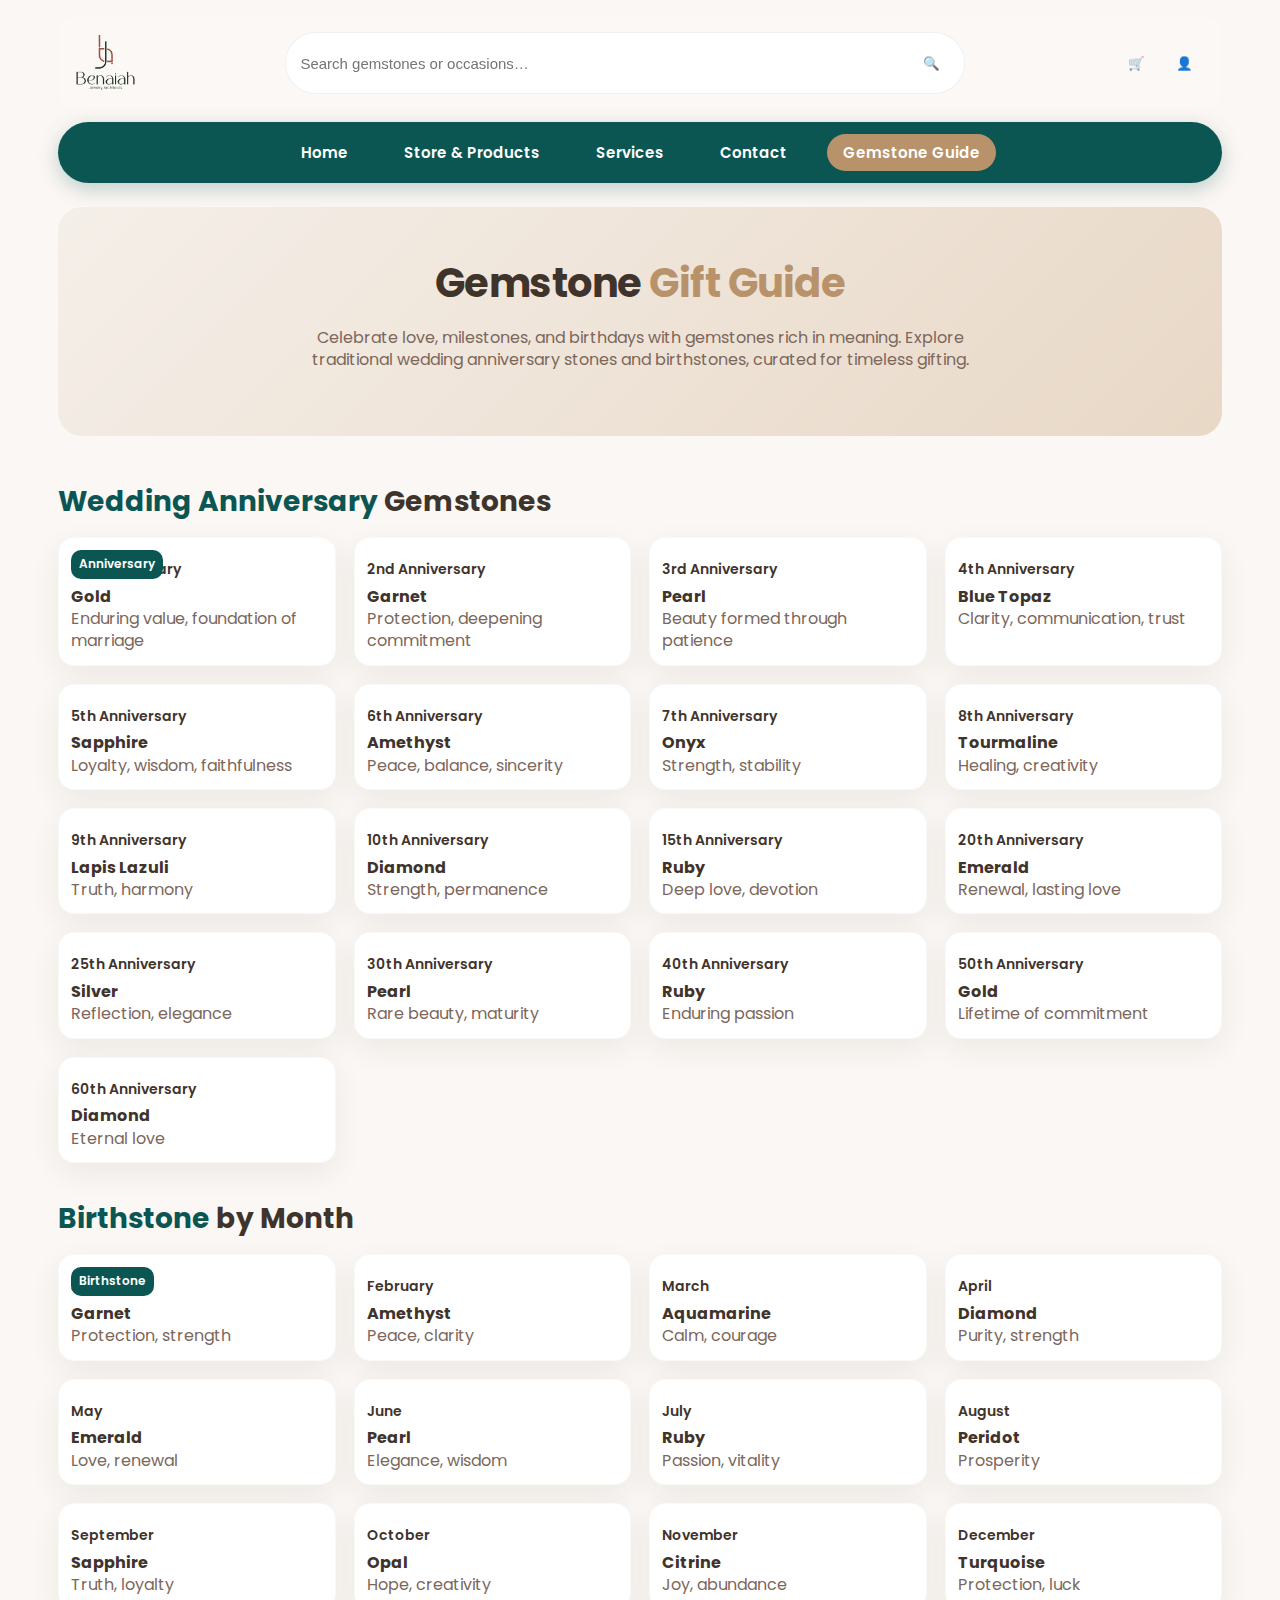
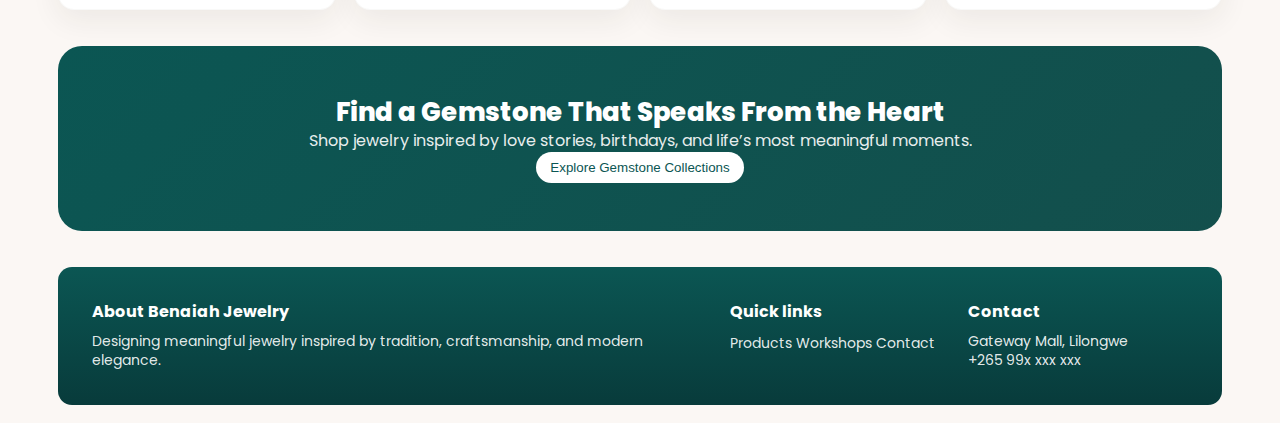
<file: gemstone-guide.html>
<!DOCTYPE html>
<html lang="en">
<head>
  <meta charset="utf-8" />
  <meta name="viewport" content="width=device-width, initial-scale=1" />
  <title>Gemstone Guide — Benaiah Jewelry Architects</title>

  <link href="https://fonts.googleapis.com/css2?family=Poppins:wght@300;400;600;700;800&display=swap" rel="stylesheet">
  <link href="style.css" rel="stylesheet">
</head>
<body>
<style>
  /* --- Gemstone Guide Enhancements --- */
  .gem-hero{
    background:linear-gradient(135deg,#f5efe9,#e8d8c6);
    border-radius:24px;
    padding:48px 24px;
    text-align:center;
    margin-bottom:40px;
  }
  .gem-hero h1{font-size:40px;letter-spacing:-0.5px}
  .gem-hero span{color:var(--accent-gold)}

  .gem-grid .card{
    position:relative;
    overflow:hidden;
    transition:transform .35s ease, box-shadow .35s ease;
  }
  .gem-grid .card::before{
    content:"";
    position:absolute;
    inset:0;
    background:linear-gradient(120deg,rgba(184,146,106,.15),rgba(11,86,83,.15));
    opacity:0;
    transition:.35s ease;
  }
  .gem-grid .card:hover::before{opacity:1}
  .gem-grid .card:hover{
    transform:translateY(-8px);
    box-shadow:0 20px 40px rgba(0,0,0,.12)
  }

  .badge{
    display:inline-block;
    padding:6px 14px;
    border-radius:999px;
    font-size:12px;
    font-weight:600;
    margin-bottom:8px;
    background:linear-gradient(135deg,var(--accent-gold),#e7c89b);
    color:#fff;
  }

  .section-head h2{
    font-size:28px;
  }

  .cta-box{
    background:linear-gradient(135deg,#0b5653,#134f4c);
    color:#fff;
    border-radius:24px;
    padding:48px 24px;
  }
  .cta-box .viewall{background:#fff;color:#0b5653}
  
  /* gemstone color accents */
  .gem-gold{border-top:4px solid #d4af37}
  .gem-garnet{border-top:4px solid #7b1e2b}
  .gem-pearl{border-top:4px solid #eae6df}
  .gem-topaz{border-top:4px solid #4fa3d1}
  .gem-sapphire{border-top:4px solid #1f4fd8}
  .gem-amethyst{border-top:4px solid #8e44ad}
  .gem-onyx{border-top:4px solid #111}
  .gem-tourmaline{border-top:4px solid #2ecc71}
  .gem-lapis{border-top:4px solid #1a3d7c}
  .gem-diamond{border-top:4px solid #cfd8dc}
  .gem-ruby{border-top:4px solid #b11226}
  .gem-emerald{border-top:4px solid #2e8b57}
  .gem-silver{border-top:4px solid #bfc3c7}
  .gem-citrine{border-top:4px solid #f4c430}
  .gem-opal{border-top:4px solid #ffb7c5}
  .gem-peridot{border-top:4px solid #9acd32}
  .gem-turquoise{border-top:4px solid #30d5c8}
</style>

<div class="container">

  <!-- HEADER -->
  <header class="site-header" role="banner">
    <div class="logo">
      <a href="index.html"><img src="img/Benaiah Jewelry Architects 2.png" alt="Benaiah Jewelry"></a>
    </div>

    <div class="search" role="search">
      <input type="search" placeholder="Search gemstones or occasions…">
      <button class="icon-btn">🔍</button>
    </div>

    <div class="header-actions">
      <button class="icon-btn">🛒</button>
      <button class="icon-btn">👤</button>
    </div>
  </header>

  <!-- NAV -->
  <nav class="main-nav">
    <a href="index.html">Home</a>
    <a href="stores.html">Store & Products</a>
    <a href="index.html#services">Services</a>
    <a href="index.html#contact">Contact</a>
    <a href="gemstone-guide.html" class="active">Gemstone Guide</a>
  </nav>

  <!-- PAGE INTRO -->
<section class="gem-hero">
  <h1>Gemstone <span>Gift Guide</span></h1>
  <p class="muted" style="max-width:720px;margin:16px auto;font-size:16px">
    Celebrate love, milestones, and birthdays with gemstones rich in meaning. Explore traditional wedding anniversary stones and birthstones, curated for timeless gifting.
  </p>
</section>

  <!-- ANNIVERSARY GUIDE -->
  <section class="section">
    <div class="section-head">
      <h2><span style="color:var(--accent-deep)">Wedding Anniversary</span> Gemstones</h2>
    </div>

    <div class="products gem-grid" style="grid-template-columns:repeat(auto-fit,minmax(220px,1fr))">
      
      <div class="card"><span class="badge">Anniversary</span><div class="title">1st Anniversary</div><p><strong>Gold</strong></p><p class="muted">Enduring value, foundation of marriage</p></div>
      <div class="card"><div class="title">2nd Anniversary</div><p><strong>Garnet</strong></p><p class="muted">Protection, deepening commitment</p></div>
      <div class="card"><div class="title">3rd Anniversary</div><p><strong>Pearl</strong></p><p class="muted">Beauty formed through patience</p></div>
      <div class="card"><div class="title">4th Anniversary</div><p><strong>Blue Topaz</strong></p><p class="muted">Clarity, communication, trust</p></div>
      <div class="card"><div class="title">5th Anniversary</div><p><strong>Sapphire</strong></p><p class="muted">Loyalty, wisdom, faithfulness</p></div>
      <div class="card"><div class="title">6th Anniversary</div><p><strong>Amethyst</strong></p><p class="muted">Peace, balance, sincerity</p></div>
      <div class="card"><div class="title">7th Anniversary</div><p><strong>Onyx</strong></p><p class="muted">Strength, stability</p></div>
      <div class="card"><div class="title">8th Anniversary</div><p><strong>Tourmaline</strong></p><p class="muted">Healing, creativity</p></div>
      <div class="card"><div class="title">9th Anniversary</div><p><strong>Lapis Lazuli</strong></p><p class="muted">Truth, harmony</p></div>
      <div class="card"><div class="title">10th Anniversary</div><p><strong>Diamond</strong></p><p class="muted">Strength, permanence</p></div>
      <div class="card"><div class="title">15th Anniversary</div><p><strong>Ruby</strong></p><p class="muted">Deep love, devotion</p></div>
      <div class="card"><div class="title">20th Anniversary</div><p><strong>Emerald</strong></p><p class="muted">Renewal, lasting love</p></div>
      <div class="card"><div class="title">25th Anniversary</div><p><strong>Silver</strong></p><p class="muted">Reflection, elegance</p></div>
      <div class="card"><div class="title">30th Anniversary</div><p><strong>Pearl</strong></p><p class="muted">Rare beauty, maturity</p></div>
      <div class="card"><div class="title">40th Anniversary</div><p><strong>Ruby</strong></p><p class="muted">Enduring passion</p></div>
      <div class="card"><div class="title">50th Anniversary</div><p><strong>Gold</strong></p><p class="muted">Lifetime of commitment</p></div>
      <div class="card"><div class="title">60th Anniversary</div><p><strong>Diamond</strong></p><p class="muted">Eternal love</p></div>

    </div>
  </section>

  <!-- BIRTHSTONE GUIDE -->
  <section class="section">
    <div class="section-head">
      <h2><span style="color:var(--accent-deep)">Birthstone</span> by Month</h2>
    </div>

    <div class="products gem-grid" style="grid-template-columns:repeat(auto-fit,minmax(220px,1fr))">
      <div class="card"><span class="badge">Birthstone</span><div class="title">January</div><p><strong>Garnet</strong></p><p class="muted">Protection, strength</p></div>
      <div class="card"><div class="title">February</div><p><strong>Amethyst</strong></p><p class="muted">Peace, clarity</p></div>
      <div class="card"><div class="title">March</div><p><strong>Aquamarine</strong></p><p class="muted">Calm, courage</p></div>
      <div class="card"><div class="title">April</div><p><strong>Diamond</strong></p><p class="muted">Purity, strength</p></div>
      <div class="card"><div class="title">May</div><p><strong>Emerald</strong></p><p class="muted">Love, renewal</p></div>
      <div class="card"><div class="title">June</div><p><strong>Pearl</strong></p><p class="muted">Elegance, wisdom</p></div>
      <div class="card"><div class="title">July</div><p><strong>Ruby</strong></p><p class="muted">Passion, vitality</p></div>
      <div class="card"><div class="title">August</div><p><strong>Peridot</strong></p><p class="muted">Prosperity</p></div>
      <div class="card"><div class="title">September</div><p><strong>Sapphire</strong></p><p class="muted">Truth, loyalty</p></div>
      <div class="card"><div class="title">October</div><p><strong>Opal</strong></p><p class="muted">Hope, creativity</p></div>
      <div class="card"><div class="title">November</div><p><strong>Citrine</strong></p><p class="muted">Joy, abundance</p></div>
      <div class="card"><div class="title">December</div><p><strong>Turquoise</strong></p><p class="muted">Protection, luck</p></div>
    </div>
  </section>

  <!-- CTA -->
<section class="section center">
  <div class="cta-box">
    <h3 style="font-weight:800;font-size:26px">Find a Gemstone That Speaks From the Heart</h3>
    <p style="opacity:.9">Shop jewelry inspired by love stories, birthdays, and life’s most meaningful moments.</p>
    <button class="viewall" onclick="location.href='stores.html'">Explore Gemstone Collections</button>
  </div>
</section>

  <!-- FOOTER -->
  <footer>
    <div class="ft-grid">
      <div>
        <h4>About Benaiah Jewelry</h4>
        <p>Designing meaningful jewelry inspired by tradition, craftsmanship, and modern elegance.</p>
      </div>
      <div>
        <h4>Quick links</h4>
        <a href="stores.html">Products</a>
        <a href="bookings.html">Workshops</a>
        <a href="contact.html">Contact</a>
      </div>
      <div>
        <h4>Contact</h4>
        <p class="muted">Gateway Mall, Lilongwe</p>
        <p class="muted">+265 99x xxx xxx</p>
      </div>
    </div>
  </footer>

</div>

</body>
</html>
</file>
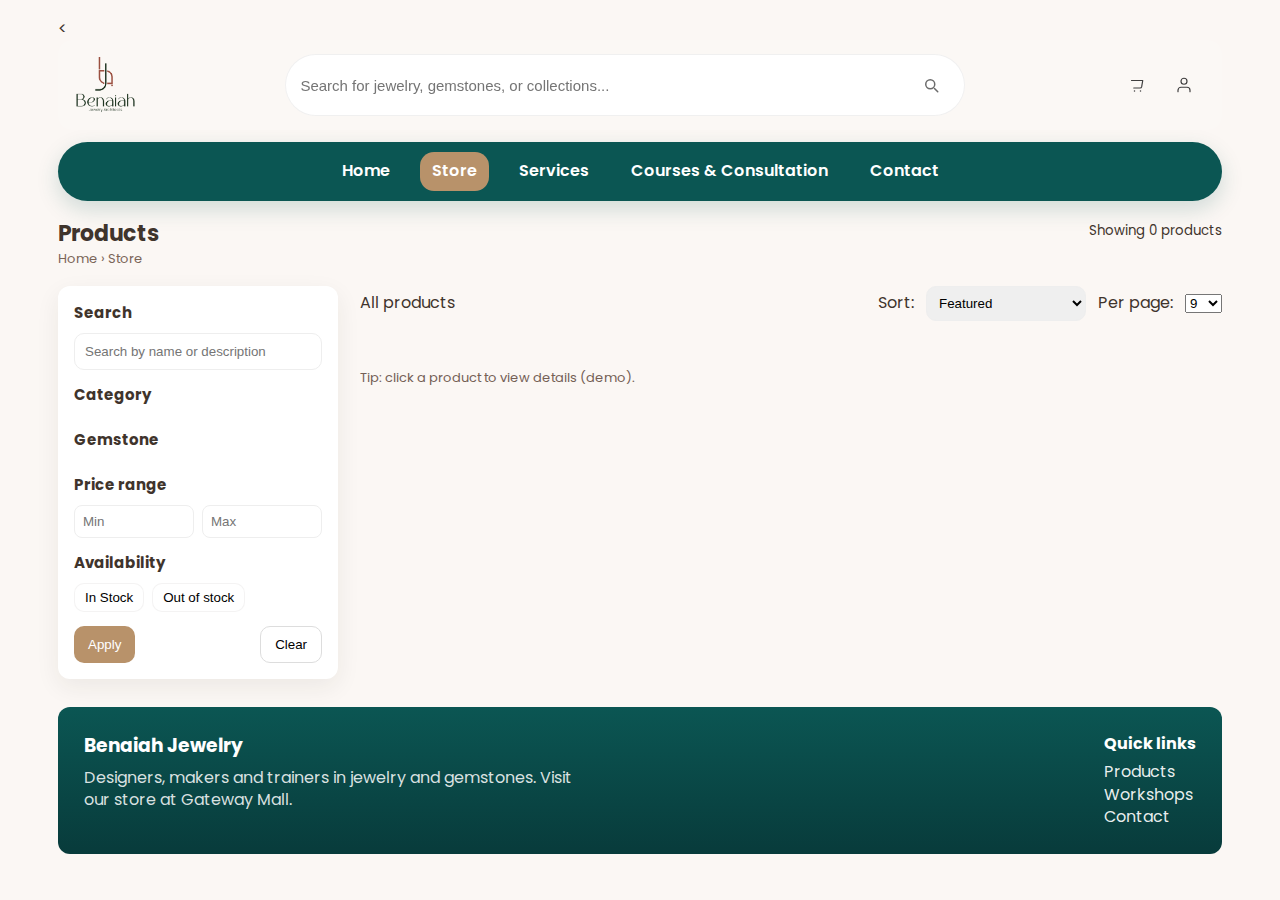
<file: product.html>
<!DOCTYPE html>
<html lang="en">
<head>
<meta charset="utf-8" />
<meta name="viewport" content="width=device-width,initial-scale=1" />
<title>Products — Benaiah Jewelry</title>
<link href="https://fonts.googleapis.com/css2?family=Poppins:wght@300;400;600;700;800&display=swap" rel="stylesheet">

<style>
 :root{
    --bg:#fbf7f4;
    --paper:#fffaf8;
    --accent-gold:#b8926a;
    --accent-deep:#0b5653;
    --muted:#e9dfd3;
    --text:#3f342c;
    --shadow:rgba(46,38,30,0.07);
    --radius-lg:20px;
  }

  *{box-sizing:border-box;margin:0;padding:0}
  html,body{height:100%}
  body{
    font-family:"Poppins",sans-serif;
    background:var(--bg);
    color:var(--text);
    line-height:1.4;
    -webkit-font-smoothing:antialiased;
  }

  .container{max-width:1200px;margin:0 auto;padding:18px}

  /* ===== TRANSPARENT HEADER (sticky) ===== */
  .site-header {
    position:sticky;
    top:0;
    z-index:999;
    display:flex;
    align-items:center;
    justify-content:space-between;
    gap:16px;
    padding:14px 18px;
    background:rgba(255,255,255,0.12); /* slight translucency */
    backdrop-filter: blur(6px);
    border-radius:14px;
    transition:background .25s,box-shadow .25s;
  }
  .site-header.scrolled{
    background:rgba(255,255,255,0.88);
    box-shadow:0 8px 28px rgba(0,0,0,0.08);
  }

  .logo img { height:56px; width:auto; object-fit:contain; display:block }

  /* search */
  .search {
    flex:1;
    display:flex;
    align-items:center;
    gap:10px;
    background:#fff;
    padding:10px 14px;
    border-radius:40px;
    border:1px solid rgba(0,0,0,0.06);
    max-width:680px;
  }
  .search input {
    border:none;outline:none;background:transparent;
    font-size:15px;width:100%;color:#333;
  }
  .icon-btn {
    background:transparent;border:0;padding:8px;border-radius:50%;cursor:pointer;width:40px;height:40px;
    display:inline-flex;align-items:center;justify-content:center;
  }
  .header-actions{display:flex;align-items:center;gap:8px}
/* nav */
.main-nav{display:flex;gap:18px;justify-content:center;margin:14px 0;background:var(--accent-deep);padding:10px;border-radius:40px;color:#fff;box-shadow:0 8px 22px rgba(11,86,83,0.18)}
.main-nav a{color:#fff;text-decoration:none;padding:8px 12px;border-radius:14px;font-weight:600}
.main-nav a.active{background:var(--accent-gold);color:#fff}

/* page header (breadcrumb + title) */
.page-head{display:flex;justify-content:space-between;align-items:flex-start;gap:12px;margin:18px 0}
.page-title{font-size:22px;font-weight:700}
.breadcrumb{color:#7a6558;font-size:13px}

/* layout */
.layout{display:grid;grid-template-columns:280px 1fr;gap:22px;align-items:start}

/* filter panel */
.filters{background:white;border-radius:12px;padding:16px;box-shadow:0 8px 24px var(--shadow)}
.filters h4{margin:0 0 10px;font-size:15px}
.filter-group{margin-bottom:14px}
.filter-group label{display:block;font-size:13px;margin-bottom:8px;color:#6e574b}
.checkbox-row{display:flex;gap:8px;flex-wrap:wrap}
.checkbox-row button{padding:6px 10px;border-radius:10px;border:1px solid rgba(63,52,44,0.06);background:#fff;cursor:pointer}
.range-inputs{display:flex;gap:8px;align-items:center}
.range-inputs input{width:100%;padding:8px;border-radius:8px;border:1px solid #eee}

/* apply/reset */
.filter-actions{display:flex;gap:8px;justify-content:space-between;margin-top:8px}
.btn-apply{background:var(--accent-gold);color:#fff;padding:10px 14px;border-radius:10px;border:0;cursor:pointer}
.btn-clear{background:#fff;border:1px solid #ddd;padding:10px 14px;border-radius:10px;cursor:pointer}

/* product area top controls */
.controls{display:flex;justify-content:space-between;align-items:center;margin-bottom:12px;gap:12px}
.controls .left{display:flex;gap:12px;align-items:center}
.sort-select select{padding:8px;border-radius:10px;border:1px solid #eee}

/* product grid */
.products-grid{display:grid;grid-template-columns:repeat(3,1fr);gap:18px}
.card{background:white;border-radius:12px;padding:12px;box-shadow:0 10px 28px var(--shadow);position:relative;display:flex;flex-direction:column}
.card .imgwrap{height:180px;border-radius:10px;overflow:hidden}
.card img{width:100%;height:100%;object-fit:cover;display:block}
.card .meta{padding-top:10px;flex:1;display:flex;flex-direction:column}
.card .title{font-weight:700;margin-bottom:6px;font-size:14px}
.card .desc{font-size:13px;color:#786455;margin-bottom:8px}
.card .price-row{display:flex;align-items:center;gap:8px;justify-content:space-between}
.price{color:var(--accent-gold);font-weight:800}
.old{color:#bfb3a5;text-decoration:line-through;font-weight:600;font-size:13px}

/* product actions */
.card .actions{display:flex;gap:8px;margin-top:12px}
.btn-outline{padding:8px 10px;border-radius:10px;border:1px solid #ddd;background:#fff;cursor:pointer}
.btn-primary{background:var(--accent-deep);color:#fff;padding:8px 12px;border-radius:10px;border:0;cursor:pointer}

/* pagination */
.pagination{display:flex;gap:8px;justify-content:center;margin-top:18px}
.page-btn{padding:8px 12px;border-radius:8px;border:1px solid #eee;background:#fff;cursor:pointer}
.page-btn.active{background:var(--accent-gold);color:#fff;border-color:var(--accent-gold)}

/* empty state */
.empty{padding:40px;text-align:center;color:#7b675b}

/* responsive */
@media (max-width:1000px){
  .products-grid{grid-template-columns:repeat(2,1fr)}
  .layout{grid-template-columns:220px 1fr}
}
@media (max-width:740px){
  .layout{grid-template-columns:1fr;gap:12px}
  .filters{order:2}
  .products-grid{grid-template-columns:1fr}
  .search{display:none}
  .main-nav{overflow:auto;padding:12px}
  .site-header{padding:12px}
}
</style>
</head>
<body>

<div class="container">

  <<!-- HEADER -->
    <header class="site-header" id="siteHeader" role="banner">
      <div class="logo">
        <a href="index.html"><img src="img/Benaiah Jewelry Architects 2.png" alt="Benaiah Jewelry"></a>
      </div>

      <div class="search" role="search" aria-label="product search">
        <input id="siteSearch" type="search" placeholder="Search for jewelry, gemstones, or collections..." aria-label="Search products">
        <button class="icon-btn" aria-label="Search button" id="btnSearch" title="Search">
          <!-- search SVG -->
          <svg width="18" height="18" viewBox="0 0 24 24" fill="none" aria-hidden="true">
            <path d="M21 21l-4.35-4.35" stroke="#6b6b6b" stroke-width="2" stroke-linecap="round" stroke-linejoin="round"/>
            <circle cx="11" cy="11" r="6" stroke="#6b6b6b" stroke-width="2" stroke-linecap="round" stroke-linejoin="round"/>
          </svg>
        </button>
      </div>

      <div class="header-actions" role="navigation" aria-label="user actions">
        <button class="icon-btn" aria-label="Cart" id="cartBtn" title="Cart">
          <!-- cart SVG -->
          <svg width="18" height="18" viewBox="0 0 24 24" fill="none" aria-hidden="true">
            <path d="M6 6h15l-1.5 8.5a2 2 0 0 1-2 1.5H9" stroke="#3f3f3f" stroke-width="1.6" stroke-linecap="round" stroke-linejoin="round"/>
            <circle cx="10" cy="20" r="1" fill="#3f3f3f"/>
            <circle cx="18" cy="20" r="1" fill="#3f3f3f"/>
          </svg>
        </button>

        <button class="icon-btn" onclick="openLogin()" aria-label="Account" title="Account">
          <!-- user SVG -->
          <svg width="18" height="18" viewBox="0 0 24 24" fill="none" aria-hidden="true">
            <path d="M20 21v-2a4 4 0 0 0-4-4H8a4 4 0 0 0-4 4v2" stroke="#3f3f3f" stroke-width="1.6" stroke-linecap="round" stroke-linejoin="round"/>
            <circle cx="12" cy="7" r="4" stroke="#3f3f3f" stroke-width="1.6" stroke-linecap="round" stroke-linejoin="round"/>
          </svg>
        </button>
      </div>
    </header>

  <!-- nav -->
  <nav class="main-nav" aria-label="Main navigation" style="margin-top:12px">
    <a href="index.html">Home</a>
    <a href="products.html" class="active">Store</a>
   <a href="index.html#services">Services</a>
    <a href="#Courses&Consultation.html">Courses & Consultation</a>
    <a href="contact.html">Contact</a>
  </nav>

  <!-- page heading -->
  <div class="page-head">
    <div>
      <div class="page-title">Products</div>
      <div class="breadcrumb">Home › Store</div>
    </div>
    <div>
      <small class="muted">Showing <span id="resultsCount">0</span> products</small>
    </div>
  </div>

  <div class="layout">

    <!-- FILTERS -->
    <aside class="filters" aria-label="Product filters">
      <div class="filter-group">
        <h4>Search</h4>
        <input type="search" id="filterSearch" placeholder="Search by name or description" style="width:100%;padding:10px;border-radius:10px;border:1px solid #eee">
      </div>

      <div class="filter-group">
        <h4>Category</h4>
        <div class="checkbox-row" id="catFilters">
          <!-- buttons dynamically populated -->
        </div>
      </div>

      <div class="filter-group">
        <h4>Gemstone</h4>
        <div class="checkbox-row" id="gemFilters"></div>
      </div>

      <div class="filter-group">
        <h4>Price range</h4>
        <div class="range-inputs">
          <input type="number" id="minPrice" placeholder="Min" min="0">
          <input type="number" id="maxPrice" placeholder="Max" min="0">
        </div>
      </div>

      <div class="filter-group">
        <h4>Availability</h4>
        <div class="checkbox-row">
          <button class="btn-outline" data-availability="in" id="availIn">In Stock</button>
          <button class="btn-outline" data-availability="out" id="availOut">Out of stock</button>
        </div>
      </div>

      <div class="filter-actions">
        <button class="btn-apply" id="applyFilters">Apply</button>
        <button class="btn-clear" id="clearFilters">Clear</button>
      </div>
    </aside>

    <!-- PRODUCTS -->
    <main>
      <div class="controls">
        <div class="left">
          <div class="muted" id="activeFiltersText">All products</div>
        </div>

        <div class="right" style="display:flex;gap:12px;align-items:center">
          <div class="sort-select">
            <label for="sortBy" class="muted" style="margin-right:8px">Sort:</label>
            <select id="sortBy" aria-label="Sort products">
              <option value="featured">Featured</option>
              <option value="price-asc">Price — Low to High</option>
              <option value="price-desc">Price — High to Low</option>
              <option value="newest">Newest</option>
            </select>
          </div>
          <div>
            <label for="perPage" class="muted" style="margin-right:8px">Per page:</label>
            <select id="perPage">
              <option>9</option>
              <option>12</option>
              <option>24</option>
            </select>
          </div>
        </div>
      </div>

      <div class="products-grid" id="productsGrid" aria-live="polite"></div>

      <div class="pagination" id="pagination"></div>
      <div style="margin-top:18px;color:#746055;font-size:13px">Tip: click a product to view details (demo).</div>
    </main>
  </div>

  <!-- footer -->
  <footer style="margin-top:28px;background:linear-gradient(180deg,var(--accent-deep),#083b3b);color:#fff;padding:26px;border-radius:12px">
    <div style="display:flex;justify-content:space-between;gap:18px;align-items:flex-start;flex-wrap:wrap">
      <div style="max-width:500px">
        <h3 style="margin:0 0 8px">Benaiah Jewelry</h3>
        <p style="margin:0;color:rgba(255,255,255,0.85)">Designers, makers and trainers in jewelry and gemstones. Visit our store at Gateway Mall.</p>
      </div>

      <div>
        <h4 style="margin:0 0 6px">Quick links</h4>
        <div><a href="products.html" style="color:rgba(255,255,255,0.92);text-decoration:none">Products</a></div>
        <div><a href="bookings.html" style="color:rgba(255,255,255,0.92);text-decoration:none">Workshops</a></div>
        <div><a href="contact.html" style="color:rgba(255,255,255,0.92);text-decoration:none">Contact</a></div>
      </div>
    </div>
  </footer>

</div>

<script>
/* ---------- Sample product dataset (mock) ---------- */
const PRODUCTS = [
  { id:1, title:"Single-layer circular bar bracelet", price:295000, old:390000, category:"Bracelet", gemstone:"None", stock:true, img:"img", sku:"BR-001", date:"2025-10-02"},
  { id:2, title:"Ball dangle earrings, model 647", price:295000, old:null, category:"Earrings", gemstone:"Crystal", stock:true, img:"https://i.ibb.co/QHT7S2J/p2.jpg", sku:"ER-002", date:"2025-11-01"},
  { id:3, title:"Crystal drop earrings", price:295000, old:null, category:"Earrings", gemstone:"Crystal", stock:false, img:"https://i.ibb.co/HTJ9FnJ/p3.jpg", sku:"ER-003", date:"2025-09-12"},
  { id:4, title:"Gemstone ring", price:295000, old:null, category:"Ring", gemstone:"Ruby", stock:true, img:"https://i.ibb.co/ZxF7v6z/p4.jpg", sku:"RI-004", date:"2025-08-21"},
  { id:5, title:"Gold stack bracelet", price:295000, old:390000, category:"Bracelet", gemstone:"Gold", stock:true, img:"https://i.ibb.co/PCtcnRw/p5.jpg", sku:"BR-005", date:"2025-10-12"},
  { id:6, title:"Heart pendant necklace", price:295000, old:390000, category:"Necklace", gemstone:"Diamond", stock:false, img:"https://i.ibb.co/y6fZnPQ/p6.jpg", sku:"NE-006", date:"2025-07-15"},
  { id:7, title:"Star charm necklace", price:295000, old:null, category:"Necklace", gemstone:"None", stock:true, img:"https://i.ibb.co/jf5Qy02/p7.jpg", sku:"NE-007", date:"2025-11-03"},
  { id:8, title:"Pearl & gold ring", price:295000, old:null, category:"Ring", gemstone:"Pearl", stock:true, img:"https://i.ibb.co/V93txkF/p8.jpg", sku:"RI-008", date:"2025-10-28"},
  // add more to demonstrate pagination
  { id:9, title:"Minimalist leaf bracelet", price:250000, old:300000, category:"Bracelet", gemstone:"None", stock:true, img:"https://i.ibb.co/pLg4gRh/r1.jpg", sku:"BR-009", date:"2025-11-05" },
  { id:10, title:"Classic hoop earrings", price:180000, old:null, category:"Earrings", gemstone:"None", stock:true, img:"https://i.ibb.co/VSDRCfD/r2.jpg", sku:"ER-010", date:"2025-10-20" },
  { id:11, title:"Vintage pendant", price:210000, old:260000, category:"Necklace", gemstone:"Emerald", stock:false, img:"https://i.ibb.co/68Hn7ZC/r3.jpg", sku:"NE-011", date:"2025-09-01" },
  { id:12, title:"Crown ring", price:320000, old:null, category:"Ring", gemstone:"Sapphire", stock:true, img:"https://i.ibb.co/4Zb8cNy/model1.jpg", sku:"RI-012", date:"2025-11-07" }
];

/* ---------- UI state ---------- */
let state = {
  products: PRODUCTS.slice(),
  filters: { categories: new Set(), gemstones: new Set(), minPrice: null, maxPrice: null, availability: null, search: "" },
  sortBy: 'featured',
  perPage: 9,
  page: 1
};

/* ---------- Utilities ---------- */
const $ = (sel, ctx=document) => ctx.querySelector(sel);
const $$ = (sel, ctx=document) => Array.from(ctx.querySelectorAll(sel));

/* ---------- Populate filter buttons (categories & gemstones) ---------- */
function initFilters(){
  const cats = Array.from(new Set(PRODUCTS.map(p=>p.category))).sort();
  const gems = Array.from(new Set(PRODUCTS.map(p=>p.gemstone))).filter(g=>g && g!=="None").sort();

  const catWrap = $('#catFilters');
  cats.forEach(c=>{
    const btn = document.createElement('button');
    btn.textContent = c;
    btn.dataset.cat = c;
    btn.className = 'btn-outline';
    btn.onclick = () => { toggleCategory(c, btn) };
    catWrap.appendChild(btn);
  });

  const gemWrap = $('#gemFilters');
  gems.forEach(g=>{
    const btn = document.createElement('button');
    btn.textContent = g;
    btn.dataset.gem = g;
    btn.className = 'btn-outline';
    btn.onclick = () => { toggleGem(g, btn) };
    gemWrap.appendChild(btn);
  });
}

/* ---------- Toggle filter selections ---------- */
function toggleCategory(cat, btn){
  if(state.filters.categories.has(cat)){
    state.filters.categories.delete(cat); btn.style.background=''; btn.style.border='1px solid #ddd';
  } else {
    state.filters.categories.add(cat); btn.style.background='var(--accent-deep)'; btn.style.color='#fff'; btn.style.border='1px solid var(--accent-deep)';
  }
}
function toggleGem(gem, btn){
  if(state.filters.gemstones.has(gem)){
    state.filters.gemstones.delete(gem); btn.style.background=''; btn.style.border='1px solid #ddd';
  } else {
    state.filters.gemstones.add(gem); btn.style.background='var(--accent-deep)'; btn.style.color='#fff'; btn.style.border='1px solid var(--accent-deep)';
  }
}

/* ---------- Apply / Clear ---------- */
$('#applyFilters').addEventListener('click', ()=>{
  state.filters.search = $('#filterSearch').value.trim();
  const min = parseInt($('#minPrice').value)||null;
  const max = parseInt($('#maxPrice').value)||null;
  state.filters.minPrice = min; state.filters.maxPrice = max;

  // availability buttons
  const inBtn = $('#availIn'); const outBtn = $('#availOut');
  if(inBtn.classList.contains('active')) state.filters.availability = 'in';
  else if(outBtn.classList.contains('active')) state.filters.availability = 'out';
  else state.filters.availability = null;

  state.page = 1;
  renderProducts();
});

$('#clearFilters').addEventListener('click', ()=>{
  // reset UI
  $('#filterSearch').value=''; $('#minPrice').value=''; $('#maxPrice').value='';
  state.filters = { categories: new Set(), gemstones: new Set(), minPrice: null, maxPrice: null, availability: null, search: ""};
  // reset buttons styling
  $$('#catFilters button').forEach(b=>{ b.style.background=''; b.style.border='1px solid #eee'; b.style.color='' });
  $$('#gemFilters button').forEach(b=>{ b.style.background=''; b.style.border='1px solid #eee'; b.style.color='' });
  $('#availIn').classList.remove('active'); $('#availOut').classList.remove('active'); $('#availIn').style.background=''; $('#availOut').style.background='';
  state.page = 1;
  renderProducts();
});

/* availability toggles */
$('#availIn').addEventListener('click', (e)=>{ toggleAvail(e.target); });
$('#availOut').addEventListener('click', (e)=>{ toggleAvail(e.target); });
function toggleAvail(btn){
  const other = btn.id==='availIn' ? $('#availOut') : $('#availIn');
  if(btn.classList.contains('active')){ btn.classList.remove('active'); btn.style.background=''; state.filters.availability=null; }
  else { btn.classList.add('active'); btn.style.background='var(--accent-deep)'; btn.style.color='#fff'; other.classList.remove('active'); other.style.background=''; state.filters.availability = btn.dataset.availability; }
}

/* sort and per-page */
$('#sortBy').addEventListener('change', (e)=>{ state.sortBy = e.target.value; state.page = 1; renderProducts(); });
$('#perPage').addEventListener('change', (e)=>{ state.perPage = parseInt(e.target.value); state.page = 1; renderProducts(); });

/* global search */
$('#globalSearch').addEventListener('input', (e)=>{ state.filters.search = e.target.value.trim(); state.page = 1; renderProducts(); });

/* ---------- Filtering, Sorting, Pagination ---------- */
function applyFiltersTo(data){
  return data.filter(p=>{
    // category filter
    if(state.filters.categories.size>0 && !state.filters.categories.has(p.category)) return false;
    // gemstone filter
    if(state.filters.gemstones.size>0 && !state.filters.gemstones.has(p.gemstone)) return false;
    // availability
    if(state.filters.availability==='in' && !p.stock) return false;
    if(state.filters.availability==='out' && p.stock) return false;
    // price
    if(state.filters.minPrice != null && p.price < state.filters.minPrice) return false;
    if(state.filters.maxPrice != null && p.price > state.filters.maxPrice) return false;
    // search
    const q = (state.filters.search || '').toLowerCase();
    if(q){
      const found = (p.title + ' ' + (p.sku||'') + ' ' + (p.gemstone||'')).toLowerCase().includes(q);
      if(!found) return false;
    }
    return true;
  });
}

function applySort(data){
  const d = data.slice();
  switch(state.sortBy){
    case 'price-asc': d.sort((a,b)=>a.price-b.price); break;
    case 'price-desc': d.sort((a,b)=>b.price-a.price); break;
    case 'newest': d.sort((a,b)=> new Date(b.date) - new Date(a.date)); break;
    default: d.sort((a,b)=> a.id - b.id ); break;
  }
  return d;
}

function renderProducts(){
  // filter & sort
  let filtered = applyFiltersTo(PRODUCTS);
  filtered = applySort(filtered);

  // update count
  $('#resultsCount').textContent = filtered.length;

  // pagination
  const per = state.perPage;
  const totalPages = Math.max(1, Math.ceil(filtered.length / per));
  if(state.page > totalPages) state.page = totalPages;
  const start = (state.page - 1) * per;
  const pageItems = filtered.slice(start, start + per);

  // render grid
  const grid = $('#productsGrid');
  grid.innerHTML = '';
  if(pageItems.length === 0){
    grid.innerHTML = `<div class="empty">No products match your filters.</div>`;
  } else {
    pageItems.forEach(p => {
      const el = document.createElement('article');
      el.className = 'card';
      el.innerHTML = `
        <div class="imgwrap"><img src="${p.img}" alt="${p.title}"></div>
        <div class="meta">
          <div class="title">${p.title}</div>
          <div class="desc">${p.category} • ${p.gemstone}</div>
          <div class="price-row">
            <div><span class="price">${formatPrice(p.price)}</span>${p.old?'<span class="old">'+formatPrice(p.old)+'</span>':''}</div>
            <div style="text-align:right">
              ${p.stock ? '<span style="color:green;font-weight:600">In stock</span>' : '<span style="color:#b02a2a;font-weight:600">Out</span>'}
            </div>
          </div>
          <div class="actions">
            <button class="btn-outline" onclick="viewProduct(${p.id})">View</button>
            <button class="btn-primary" onclick="addToCart(${p.id})">Add</button>
          </div>
        </div>
      `;
      el.querySelector('.card')?.addEventListener('click', ()=> viewProduct(p.id));
      grid.appendChild(el);
    });
  }

  // render pagination controls
  renderPagination(totalPages);
}

/* pagination UI */
function renderPagination(totalPages){
  const wrap = $('#pagination');
  wrap.innerHTML = '';
  if(totalPages <= 1) return;
  // prev
  const prev = document.createElement('button');
  prev.className = 'page-btn';
  prev.textContent = 'Prev';
  prev.disabled = state.page === 1;
  prev.onclick = ()=>{ if(state.page>1){ state.page--; renderProducts(); } };
  wrap.appendChild(prev);

  for(let i=1;i<=totalPages;i++){
    const btn = document.createElement('button');
    btn.className = 'page-btn' + (i===state.page ? ' active' : '');
    btn.textContent = String(i);
    btn.onclick = ()=>{ state.page = i; renderProducts(); };
    wrap.appendChild(btn);
  }

  const next = document.createElement('button');
  next.className = 'page-btn';
  next.textContent = 'Next';
  next.disabled = state.page === totalPages;
  next.onclick = ()=>{ if(state.page<totalPages){ state.page++; renderProducts(); } };
  wrap.appendChild(next);
}

/* ---------- Helpers ---------- */
function formatPrice(v){
  // display using format like "295.000 $"
  const thousand = (v/1000).toFixed(0);
  return thousand.replace(/\B(?=(\d{3})+(?!\d))/g, ".") + " $";
}

/* ---------- Actions (demo hooks) ---------- */
function viewProduct(id){
  const p = PRODUCTS.find(x=>x.id===id);
  alert(`View product (demo): ${p.title}\nSKU: ${p.sku}\nPrice: ${formatPrice(p.price)}`);
}
function addToCart(id){
  const p = PRODUCTS.find(x=>x.id===id);
  alert(`Added to cart (demo): ${p.title}`);
}
function openLogin(){ alert('Open login (demo)'); }

/* ---------- Init ---------- */
initFilters();
renderProducts();

/* allow pressing Enter in filter search to apply */
$('#filterSearch').addEventListener('keydown', (e)=>{ if(e.key==='Enter'){ $('#applyFilters').click(); } });

</script>
</body>
</html>
</file>
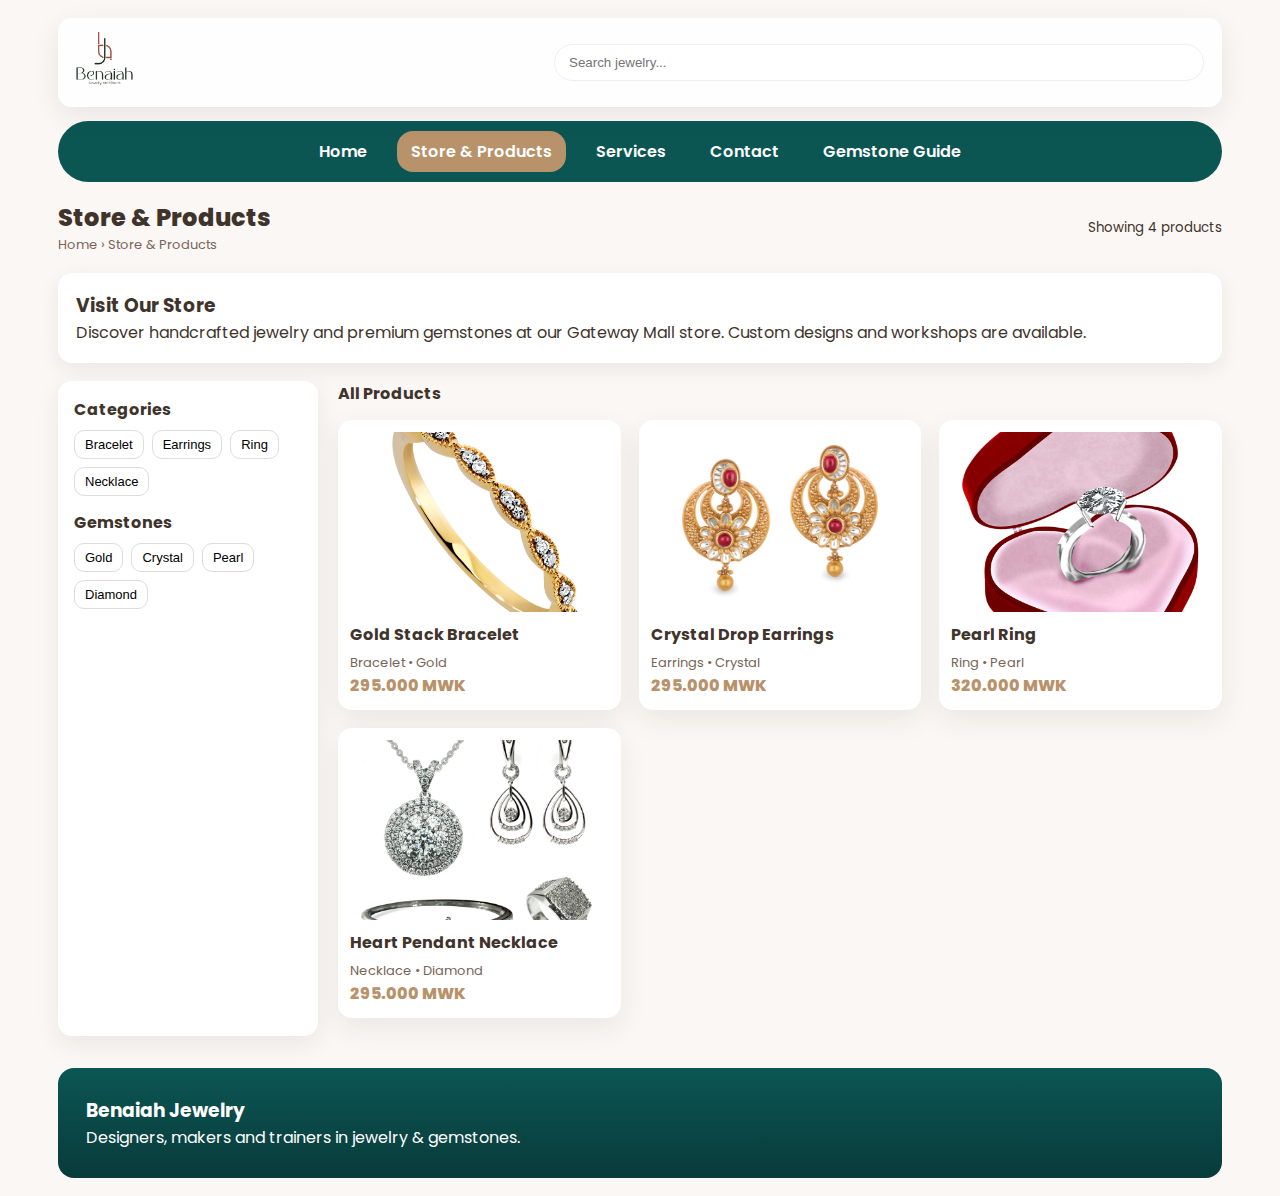
<file: stores.html>
<!DOCTYPE html>
<html lang="en">
<head>
<meta charset="utf-8" />
<meta name="viewport" content="width=device-width,initial-scale=1" />
<title>Store & Products — Benaiah Jewelry</title>

<link href="https://fonts.googleapis.com/css2?family=Poppins:wght@300;400;600;700;800&display=swap" rel="stylesheet">

<style>
:root{
  --bg:#fbf7f4;
  --paper:#fffaf8;
  --accent-gold:#b8926a;
  --accent-deep:#0b5653;
  --muted:#e9dfd3;
  --text:#3f342c;
  --shadow:rgba(46,38,30,0.08);
  --radius-lg:20px;
}

*{box-sizing:border-box;margin:0;padding:0}
body{
  font-family:"Poppins",sans-serif;
  background:var(--bg);
  color:var(--text);
}

.container{max-width:1200px;margin:auto;padding:18px}

/* HEADER */
.site-header{
  position:sticky;top:0;z-index:99;
  display:flex;align-items:center;justify-content:space-between;
  gap:14px;
  padding:14px 18px;
  background:rgba(255,255,255,0.85);
  backdrop-filter:blur(6px);
  border-radius:14px;
  box-shadow:0 8px 28px rgba(0,0,0,0.08);
}
.logo img{height:54px}

/* SEARCH */
.search{
  flex:1;
  display:flex;
  align-items:center;
  gap:10px;
  background:#fff;
  padding:10px 14px;
  border-radius:40px;
  border:1px solid #eee;
  max-width:650px;
}
.search input{
  border:none;
  outline:none;
  width:100%;
}

/* NAV */
.main-nav{
  margin:14px 0;
  display:flex;
  justify-content:center;
  gap:16px;
  background:var(--accent-deep);
  padding:10px;
  border-radius:40px;
}
.main-nav a{
  color:#fff;
  text-decoration:none;
  padding:8px 14px;
  border-radius:16px;
  font-weight:600;
}
.main-nav a.active{background:var(--accent-gold)}

/* PAGE HEAD */
.page-head{
  display:flex;
  justify-content:space-between;
  align-items:center;
  margin:18px 0;
}
.page-title{font-size:24px;font-weight:800}
.breadcrumb{font-size:13px;color:#7a6558}

/* STORE INTRO */
.store-intro{
  background:#fff;
  padding:18px;
  border-radius:14px;
  margin-bottom:18px;
  box-shadow:0 6px 20px var(--shadow);
}

/* LAYOUT */
.layout{
  display:grid;
  grid-template-columns:260px 1fr;
  gap:20px;
}

/* FILTERS */
.filters{
  background:#fff;
  padding:16px;
  border-radius:14px;
  box-shadow:0 8px 24px var(--shadow);
}
.filters h4{margin-bottom:8px}
.checkbox-row{display:flex;flex-wrap:wrap;gap:8px}
.btn-outline{
  padding:6px 10px;
  border-radius:10px;
  border:1px solid #ddd;
  background:#fff;
  cursor:pointer;
  font-size:13px;
}
.btn-outline:hover{
  background:var(--accent-deep);
  color:#fff;
  border-color:var(--accent-deep);
}
.btn-primary{
  background:var(--accent-deep);
  color:#fff;
  border:none;
  padding:10px 14px;
  border-radius:10px;
  cursor:pointer;
}
.btn-primary:hover{opacity:.9}

/* PRODUCTS */
.controls{
  display:flex;
  justify-content:space-between;
  align-items:center;
  margin-bottom:14px;
}
.products-grid{
  display:grid;
  grid-template-columns:repeat(3,1fr);
  gap:18px;
}
.card{
  background:#fff;
  border-radius:14px;
  padding:12px;
  box-shadow:0 10px 28px var(--shadow);
  transition:.25s;
  cursor:pointer;
}
.card:hover{
  transform:translateY(-4px);
  box-shadow:0 14px 32px rgba(0,0,0,.12);
}
.imgwrap{
  height:180px;
  border-radius:12px;
  overflow:hidden;
}
.imgwrap img{
  width:100%;
  height:100%;
  object-fit:cover;
}
.title{font-weight:700;margin:10px 0 6px}
.desc{font-size:13px;color:#786455}
.price{color:var(--accent-gold);font-weight:800}
.old{text-decoration:line-through;color:#aaa;font-size:13px}
.actions{display:flex;gap:8px;margin-top:10px}

/* BADGE */
.badge{
  position:absolute;
  top:10px;
  left:10px;
  background:var(--accent-gold);
  color:#fff;
  padding:4px 8px;
  font-size:11px;
  border-radius:8px;
}

/* PAGINATION */
.pagination{
  margin-top:18px;
  display:flex;
  justify-content:center;
  gap:8px;
}
.page-btn{
  padding:8px 12px;
  border-radius:8px;
  border:1px solid #ddd;
  background:#fff;
  cursor:pointer;
}
.page-btn.active{
  background:var(--accent-gold);
  color:#fff;
  border-color:var(--accent-gold);
}

/* FOOTER */
footer{
  margin-top:32px;
  background:linear-gradient(180deg,var(--accent-deep),#083b3b);
  color:#fff;
  padding:28px;
  border-radius:16px;
}

/* RESPONSIVE */
@media(max-width:900px){
  .layout{grid-template-columns:1fr}
  .products-grid{grid-template-columns:repeat(2,1fr)}
}
@media(max-width:600px){
  .products-grid{grid-template-columns:1fr}
  .search{display:none}
}
</style>
</head>

<body>
<div class="container">

<!-- HEADER -->
<header class="site-header">
  <div class="logo">
    <a href="index.html"><img src="img/Benaiah Jewelry Architects 2.png"></a>
  </div>

  <div class="search">
    <input id="siteSearch" type="search" placeholder="Search jewelry...">
  </div>
</header>

<!-- NAV -->
<nav class="main-nav">
  <a href="index.html">Home</a>
  <a href="stores.html" class="active">Store & Products</a>
  <a href="index.html#services">Services</a>
  <a href="#contact">Contact</a>
  <a href="gemstone-guide.html">Gemstone Guide</a>
</nav>

<!-- PAGE HEAD -->
<div class="page-head">
  <div>
    <div class="page-title">Store & Products</div>
    <div class="breadcrumb">Home › Store & Products</div>
  </div>
  <small>Showing <span id="resultsCount">0</span> products</small>
</div>

<!-- STORE INTRO -->
<section class="store-intro">
  <h3>Visit Our Store</h3>
  <p>
    Discover handcrafted jewelry and premium gemstones at our Gateway Mall store.
    Custom designs and workshops are available.
  </p>
</section>

<!-- CONTENT -->
<div class="layout">

<!-- FILTERS -->
<aside class="filters">
  <h4>Categories</h4>
  <div class="checkbox-row" id="catFilters"></div>

  <h4 style="margin-top:14px">Gemstones</h4>
  <div class="checkbox-row" id="gemFilters"></div>
</aside>

<!-- PRODUCTS -->
<main>
  <div class="controls">
    <strong id="activeFiltersText">All Products</strong>
  </div>

  <div class="products-grid" id="productsGrid"></div>
  <div class="pagination" id="pagination"></div>
</main>
</div>

<footer>
  <h3>Benaiah Jewelry</h3>
  <p>Designers, makers and trainers in jewelry & gemstones.</p>
</footer>

</div>

<script>
const PRODUCTS=[
{id:1,title:"Gold Stack Bracelet",price:295000,old:390000,category:"Bracelet",gemstone:"Gold",stock:true,img:"img/12.png"},
{id:2,title:"Crystal Drop Earrings",price:295000,category:"Earrings",gemstone:"Crystal",stock:true,img:"img/22.png"},
{id:3,title:"Pearl Ring",price:320000,category:"Ring",gemstone:"Pearl",stock:true,img:"img/9.png"},
{id:4,title:"Heart Pendant Necklace",price:295000,category:"Necklace",gemstone:"Diamond",stock:false,img:"img/6.png"},
];

let state={filters:{cat:new Set(),gem:new Set()},page:1,perPage:6};

const $=q=>document.querySelector(q);
const $$=q=>document.querySelectorAll(q);

function formatPrice(v){
  return v.toString().replace(/\B(?=(\d{3})+(?!\d))/g,".")+" MWK";
}

function initFilters(){
  [...new Set(PRODUCTS.map(p=>p.category))].forEach(c=>{
    const b=document.createElement("button");
    b.className="btn-outline";b.textContent=c;
    b.onclick=()=>toggle(c,state.filters.cat,b);
    $("#catFilters").appendChild(b);
  });
  [...new Set(PRODUCTS.map(p=>p.gemstone))].forEach(g=>{
    const b=document.createElement("button");
    b.className="btn-outline";b.textContent=g;
    b.onclick=()=>toggle(g,state.filters.gem,b);
    $("#gemFilters").appendChild(b);
  });
}

function toggle(val,set,btn){
  set.has(val)?(set.delete(val),btn.style.background=""):(set.add(val),btn.style.background="var(--accent-deep)",btn.style.color="#fff");
  render();
}

function render(){
  let data=PRODUCTS.filter(p=>{
    if(state.filters.cat.size&&!state.filters.cat.has(p.category))return false;
    if(state.filters.gem.size&&!state.filters.gem.has(p.gemstone))return false;
    return true;
  });
  $("#resultsCount").textContent=data.length;
  $("#productsGrid").innerHTML=data.map(p=>`
    <article class="card" onclick="alert('View product: ${p.title}')">
      <div class="imgwrap"><img src="${p.img}"></div>
      <div class="title">${p.title}</div>
      <div class="desc">${p.category} • ${p.gemstone}</div>
      <div class="price">${formatPrice(p.price)}</div>
    </article>
  `).join("");
}

initFilters();
render();
</script>
</body>
</html>
</file>
<file: style.css>
:root{
    --bg:#fbf7f4;
    --paper:#fffaf8;
    --accent-gold:#b8926a;
    --accent-deep:#0b5653;
    --muted:#e9dfd3;
    --text:#3f342c;
    --shadow:rgba(46,38,30,0.07);
    --radius-lg:20px;
  }

  *{box-sizing:border-box;margin:0;padding:0}
  html,body{height:100%}

  html {
  scroll-behavior: smooth;
  scroll-padding-top: 180px;
}
  body{
    font-family:"Poppins",sans-serif;
    background:var(--bg);
    color:var(--text);
    line-height:1.4;
    -webkit-font-smoothing:antialiased;
  }

  .container{max-width:1200px;margin:0 auto;padding:18px}

  /* ===== TRANSPARENT HEADER (sticky) ===== */
  .site-header {
    position:sticky;
    top:0;
    z-index:999;
    display:flex;
    align-items:center;
    justify-content:space-between;
    gap:16px;
    padding:14px 18px;
    background:rgba(255,255,255,0.12); /* slight translucency */
    backdrop-filter: blur(6px);
    border-radius:14px;
    transition:background .25s,box-shadow .25s;
  }
  .site-header.scrolled{
    background:rgba(255,255,255,0.88);
    box-shadow:0 8px 28px rgba(0,0,0,0.08);
  }

  .logo img { height:56px; width:auto; object-fit:contain; display:block }

  /* search */
  .search {
    flex:1;
    display:flex;
    align-items:center;
    gap:10px;
    background:#fff;
    padding:10px 14px;
    border-radius:40px;
    border:1px solid rgba(0,0,0,0.06);
    max-width:680px;
  }
  .search input {
    border:none;outline:none;background:transparent;
    font-size:15px;width:100%;color:#333;
  }
  .icon-btn {
    background:transparent;border:0;padding:8px;border-radius:50%;cursor:pointer;width:40px;height:40px;
    display:inline-flex;align-items:center;justify-content:center;
  }
  .header-actions{display:flex;align-items:center;gap:8px}

/* ==== NAV ==== */
.main-nav {
  display:flex;justify-content:center;align-items:center;gap:24px;
  background:var(--accent-deep);border-radius:40px;
  padding:12px 16px;margin:14px 0 24px 0;
  box-shadow:0 6px 20px rgba(11,86,83,0.25);
}
.main-nav a {
  color:#fff;text-decoration:none;font-weight:600;font-size:15px;
  padding:8px 16px;border-radius:20px;
  transition:background .3s,color .3s;
}
.main-nav a:hover,.main-nav a.active {
  background:var(--accent-gold);color:#fff;
}

  /* hero grid */
  .hero{
    display:grid;
    grid-template-columns:2fr 1fr;
    gap:18px;
    align-items:stretch;
    margin-bottom:22px;
  }

  .hero-left,.hero-right{border-radius:var(--radius-lg);overflow:hidden;box-shadow:0 14px 36px var(--shadow);background:white}
  .hero-slider{position:relative;height:420px}
  .slide{position:absolute;inset:0;opacity:0;transition:opacity .6s ease;display:flex;align-items:center;justify-content:flex-start}
  .slide.active{opacity:1;position:relative}
  .slide img{width:100%;height:100%;object-fit:cover;display:block}
  .hero-cta{
    position:absolute;left:36px;bottom:36px;background:linear-gradient(0deg,rgba(0,0,0,0.32),rgba(0,0,0,0.12));
    padding:20px;border-radius:12px;color:#fff;max-width:70%;
  }
  .hero-cta h1{margin:0;font-size:30px;line-height:1.05}
  .hero-cta p{margin:8px 0 12px;color:rgba(255,255,255,0.92)}
  .btn-primary{background:var(--accent-gold);color:#fff;border:0;padding:10px 16px;border-radius:28px;cursor:pointer;font-weight:700}

  .hero-right{display:flex;flex-direction:column;gap:18px;padding:14px}
  .hero-right .mini-card{flex:1;border-radius:14px;overflow:hidden;position:relative}
  .mini-card img{width:100%;height:100%;object-fit:cover;display:block}
  .mini-label{position:absolute;left:14px;bottom:14px;background:rgba(11,86,83,0.85);color:#fff;padding:8px 12px;border-radius:12px;font-weight:700}

  /* categories row */
  .categories{display:flex;gap:12px;justify-content:center;margin:18px 0;flex-wrap:wrap}
  .category{background:white;border-radius:18px;padding:14px 12px;text-align:center;width:110px;box-shadow:0 10px 28px var(--shadow)}
  .category img{width:50px;height:50px;object-fit:contain}
  .category p{margin:8px 0 0;font-weight:600;color:var(--text);font-size:13px}

  /* special offer */
  .special{
    margin:28px 0;
    background:linear-gradient(90deg,var(--accent-deep),#0a5a57);
    border-radius:28px;padding:28px;color:#fff;display:grid;
    grid-template-columns:1fr 260px 1fr 72px;gap:20px;align-items:center;
    box-shadow:0 18px 36px rgba(10,85,83,0.14);
  }
  .special .badge{background:var(--accent-gold);color:#fff;padding:8px 12px;border-radius:12px;font-weight:700;display:inline-block;margin-bottom:8px}
  .special h3{margin:6px 0 0;font-size:26px}
  .special .hand{width:220px;height:220px;border-radius:120px;border:8px solid var(--accent-deep);object-fit:cover;display:block;margin:0 auto;background:#fff}
  .special .timer{display:flex;gap:18px;align-items:center}
  .tcol{text-align:center}
  .tcol span{display:block;font-weight:700;font-size:20px}
  .special .thumbs{display:flex;flex-direction:column;gap:12px;align-items:center}
  .special .thumbs img{width:66px;height:66px;border-radius:50%;border:3px solid #fff;object-fit:cover;cursor:pointer;transition:transform .2s}
  .special .thumbs img:hover{transform:scale(1.06)}

  /* products grid */
  .section{
    margin-top:30px;
    background:transparent;padding:6px 0 0;
  }
  .section-head{display:flex;justify-content:space-between;align-items:center;margin-bottom:16px}
  .section-head h2{margin:0;font-size:20px}
  .viewall{background:var(--accent-gold);color:#fff;padding:8px 14px;border-radius:22px;border:0;cursor:pointer}

  .products{display:grid;grid-template-columns:repeat(4,1fr);gap:18px}
  .card{
    background:white;border-radius:16px;padding:12px;border:1px solid rgba(63,52,44,0.03);box-shadow:0 10px 30px var(--shadow);position:relative;
  }
  .card .imgwrap{height:150px;border-radius:12px;overflow:hidden}
  .card img{width:100%;height:100%;object-fit:cover;display:block}
  .card .title{margin:10px 0 6px;font-weight:600;font-size:14px}
  .card .price{color:var(--accent-gold);font-weight:700}
  .card .old{margin-left:8px;color:#bfb3a5;text-decoration:line-through;font-weight:600}
  .card .badge{position:absolute;left:12px;top:12px;background:var(--accent-deep);color:#fff;padding:6px 8px;border-radius:10px;font-size:12px}

  /* book class teaser */
  .book-teaser{
    margin:30px 0;border-radius:16px;background:linear-gradient(90deg,#f7efe8,#fffaf8);padding:18px;display:flex;gap:16px;align-items:center;box-shadow:0 12px 28px var(--shadow)
  }
  .book-teaser img{width:160px;height:120px;object-fit:cover;border-radius:12px}
  .book-teaser .txt h3{margin:0;font-size:20px}
  .book-teaser .txt p{margin:8px 0;color:#746055}

  /* testimonials */
  .testimonials{display:grid;grid-template-columns:repeat(3,1fr);gap:18px;margin:26px 0}
  .testimonial{background:white;border-radius:14px;padding:16px;box-shadow:0 10px 26px var(--shadow)}
  .testimonial p{font-size:14px;color:#735e52}
  .testimonial .who{margin-top:10px;font-weight:700;color:var(--text);font-size:14px}


  /* newsletter */
  .newsletter{margin:28px 0;background:linear-gradient(90deg,var(--accent-deep),#083b3b);color:#fff;padding:28px;border-radius:18px;display:flex;align-items:center;gap:18px}
  .newsletter input{flex:1;padding:12px 14px;border-radius:12px;border:0;outline:0}

  /* footer */
  footer{margin-top:36px;border-radius:14px;background:linear-gradient(180deg,var(--accent-deep),#083b3b);color:#fff;padding:34px}
  .ft-grid{display:grid;grid-template-columns:1fr 220px 220px;gap:18px}
  .ft-grid h4{margin:0 0 8px;color:#fff}
  .ft-grid p, .ft-grid a{color:rgba(255,255,255,0.9);text-decoration:none;font-size:14px}

  /* responsive */
  @media (max-width:1100px){
    .products{grid-template-columns:repeat(3,1fr)}
    .testimonials{grid-template-columns:repeat(2,1fr)}
    .hero{grid-template-columns:1fr}
    .hero-right{flex-direction:row}
    .special{grid-template-columns:1fr 180px 1fr 56px}
  }
  @media (max-width:780px){
    .products{grid-template-columns:repeat(2,1fr)}
    .testimonials{grid-template-columns:1fr}
    .ft-grid{grid-template-columns:1fr}
    .hero-slider{height:260px}
    .hero-cta h1{font-size:20px}
    .special{grid-template-columns:1fr 160px;grid-auto-rows:auto;padding:18px}
    .special .thumbs{flex-direction:row}
  }
  @media (max-width:420px){
    .products{grid-template-columns:1fr}
    nav.main-nav{overflow:auto;padding:8px}
    .search{max-width:none}
    .hero-slider{height:220px}
    .hero-cta{left:16px;bottom:16px;right:16px}
  }

  /* small utilities */
  .muted{color:#7b675b}
  .center{text-align:center}
  .hide-mobile{display:inline-block}
  @media (max-width:560px){.hide-mobile{display:none}}
</file>
